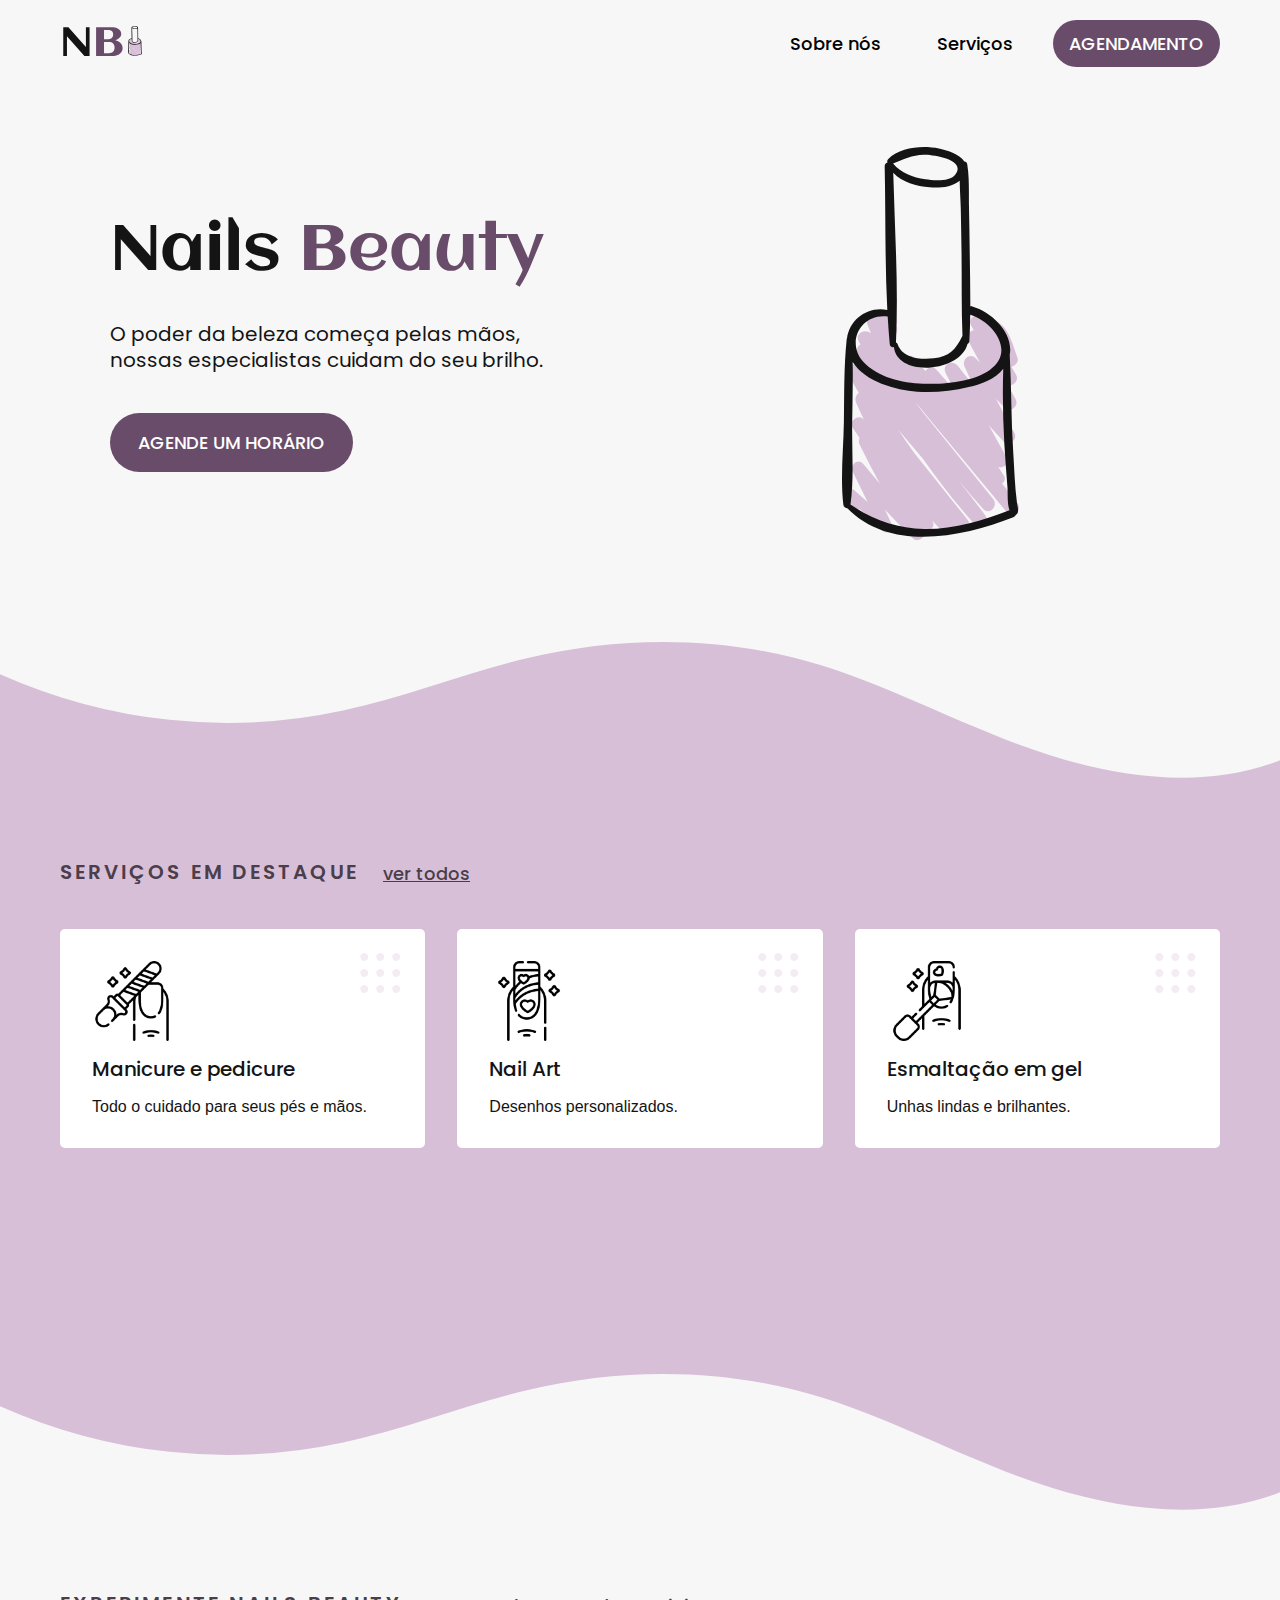
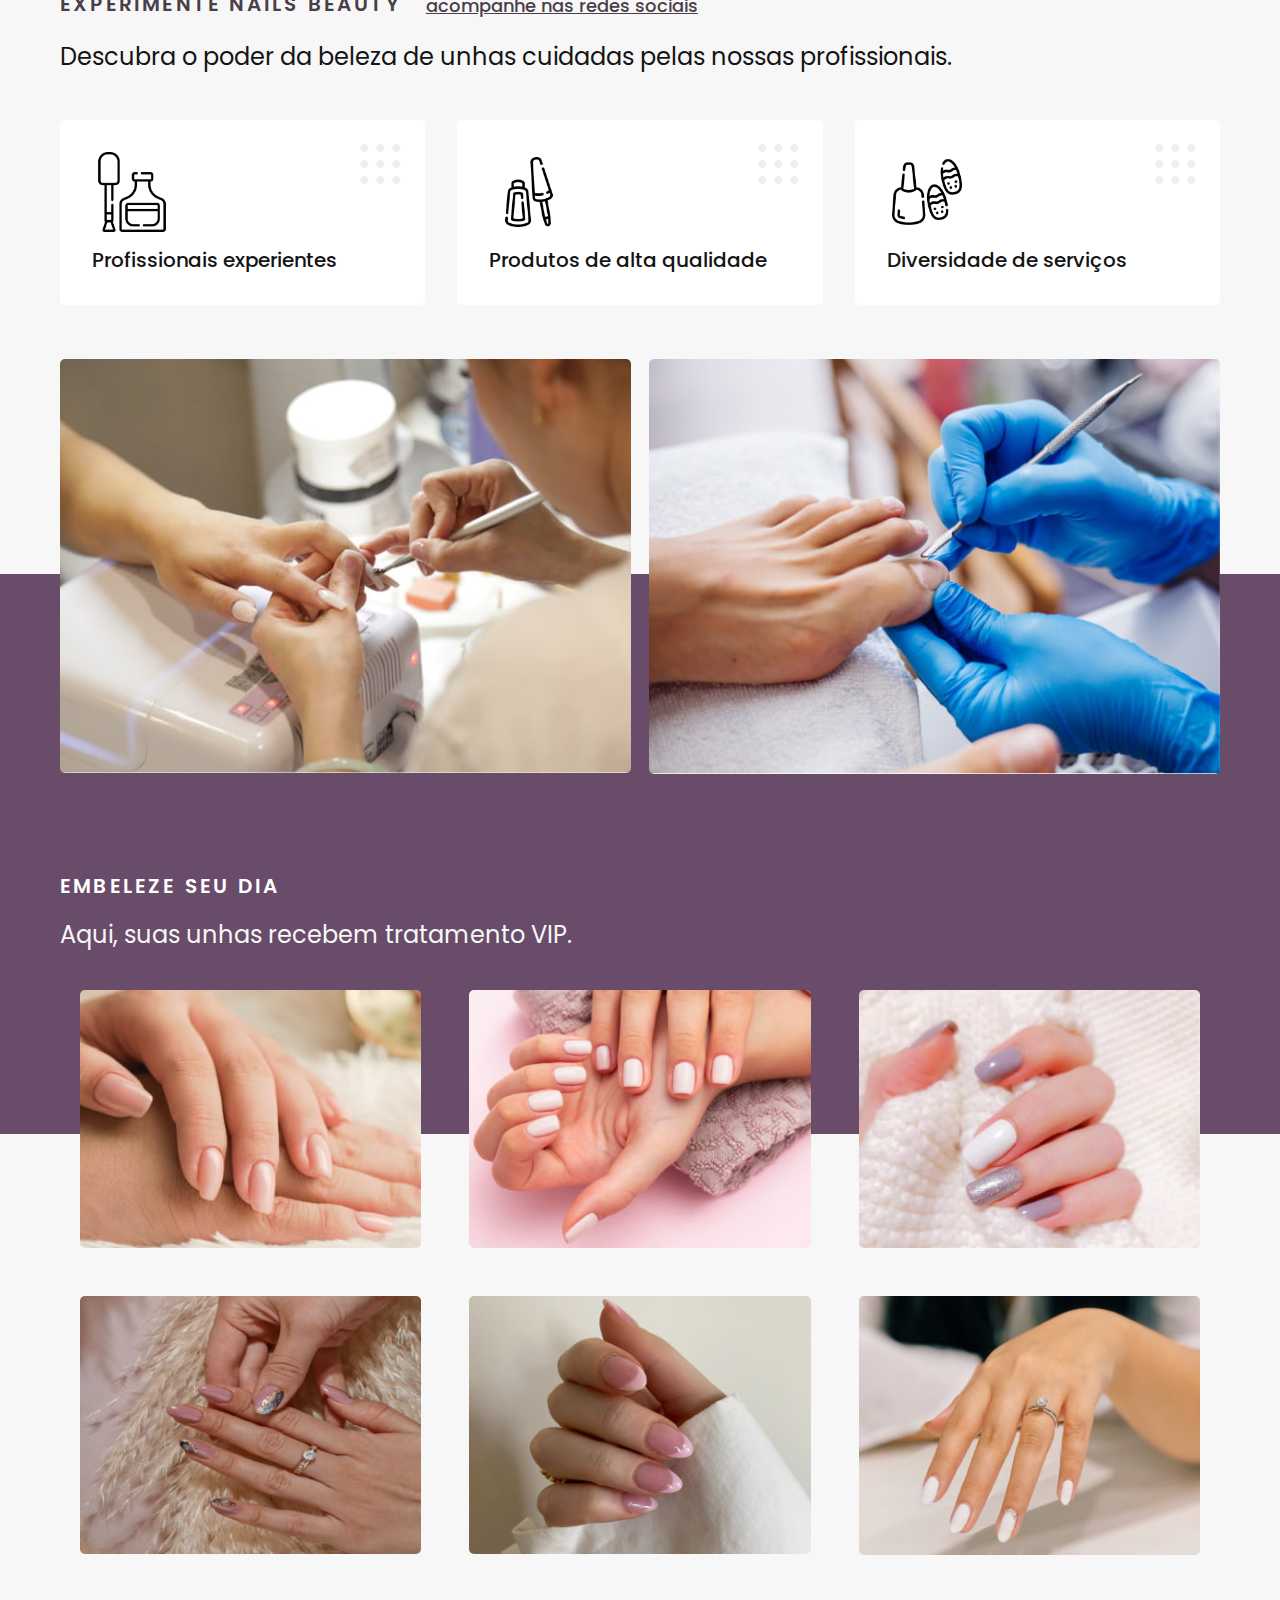
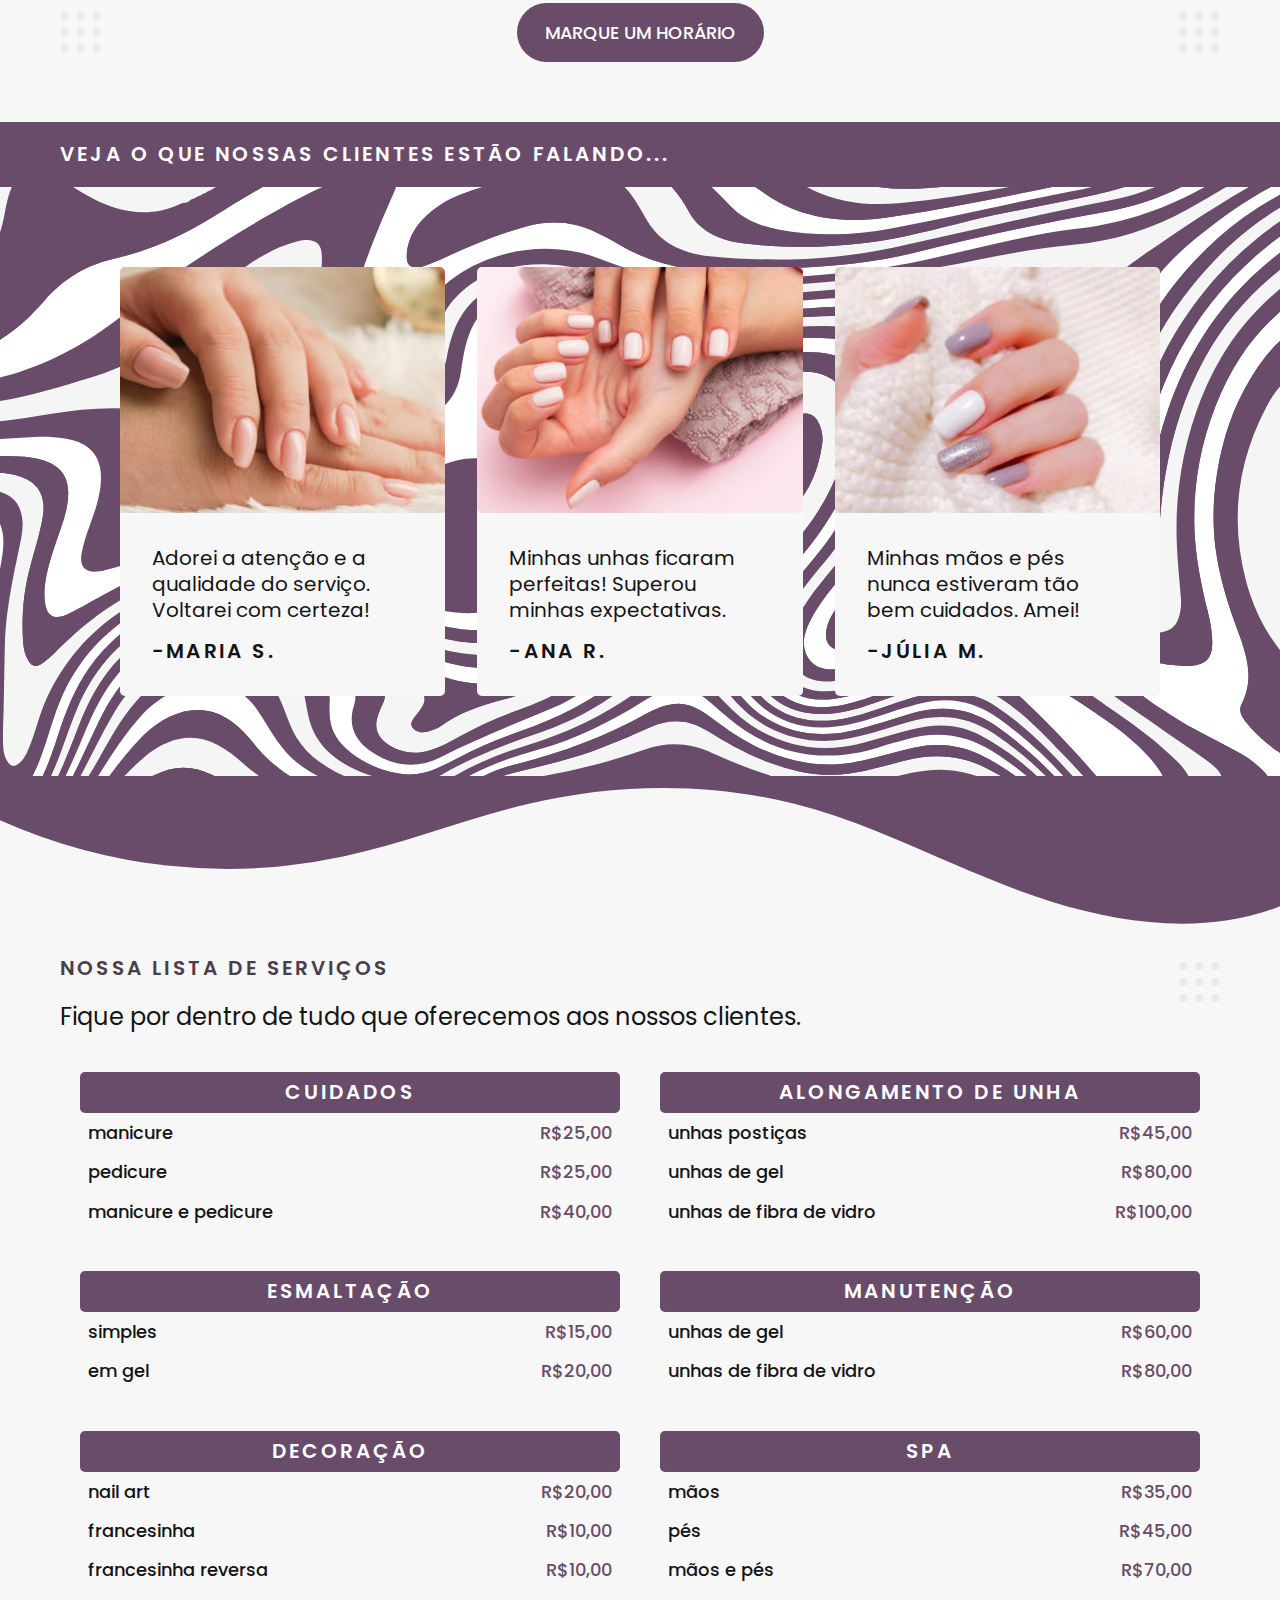
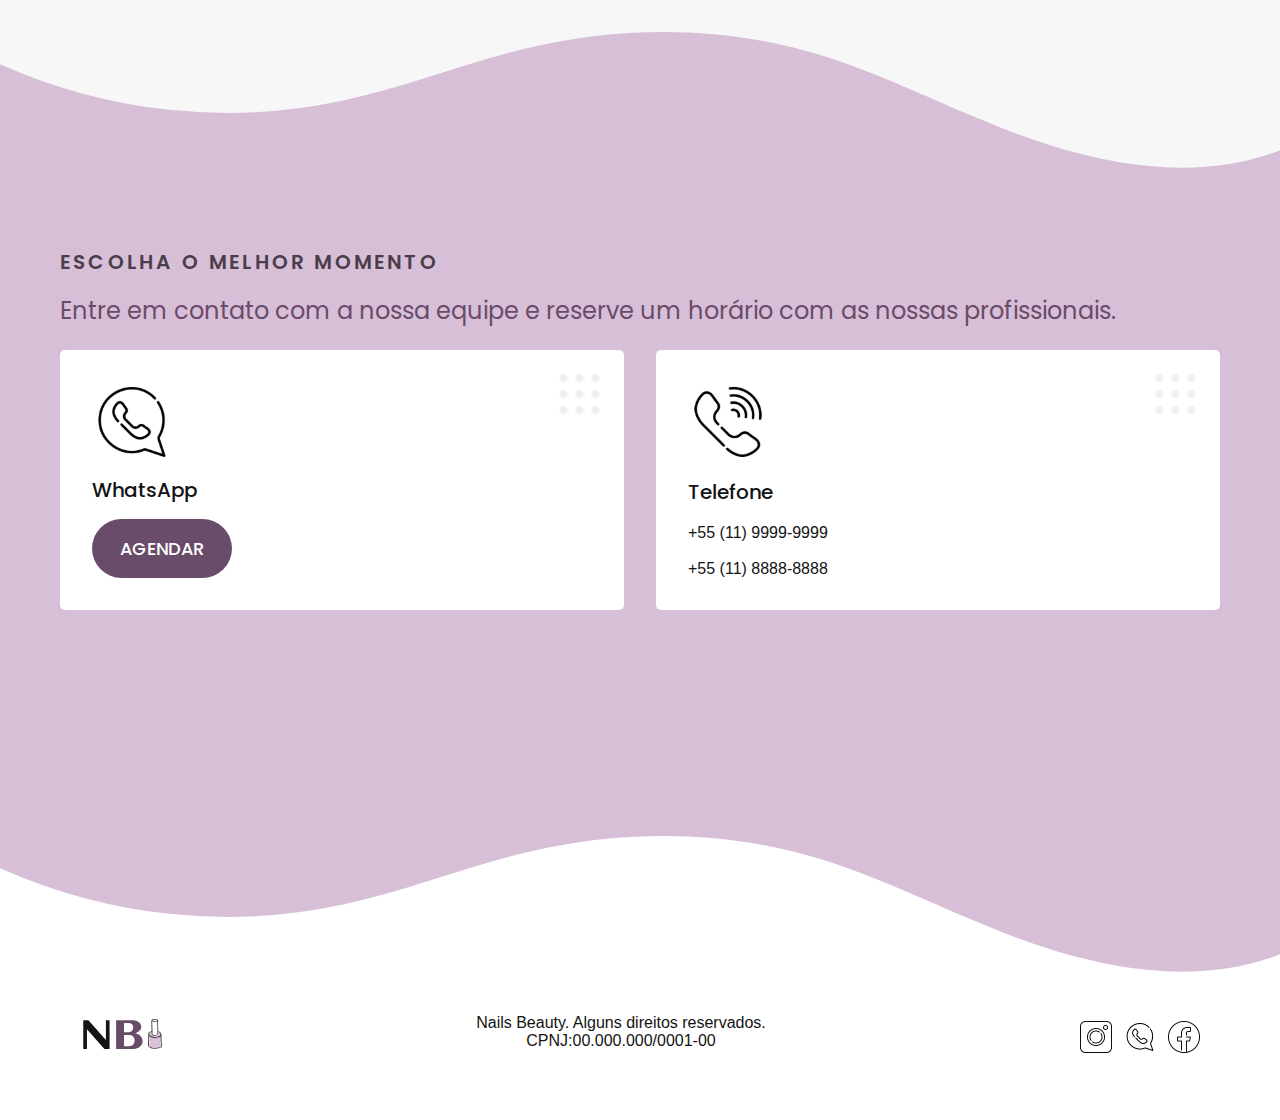
<file: index.html>
<!DOCTYPE html>
<html lang="pt-br">

<head>
    <meta charset="UTF-8">
    <meta name="viewport" content="width=device-width, initial-scale=1.0">
    <meta name="description"
        content="Serviços de Manicure e Pedicure, agende já e descubra o poder da beleza de unhas cuidadas pelas nossas profissionais, site para portfólio.">

    <meta http-equiv="Permissions-Policy" content="interest-cohort=()">

    <link rel="preload" href="./assets/css/styles.min.css" as="style">
    <link rel="stylesheet" href="./assets/css/styles.min.css">

    <link rel="shortcut icon" href="./favicon.svg" type="image/svg-xml">

    <title>Nails Beauty | Manicure e Pedicure</title>

    <link rel="preconnect" href="https://fonts.googleapis.com">
    <link rel="preconnect" href="https://fonts.gstatic.com" crossorigin>
    <link rel="preload"
        href="https://fonts.googleapis.com/css2?family=Aclonica&family=Poppins:wght@400;500;600&display=swap"
        as="style">
    <link href="https://fonts.googleapis.com/css2?family=Aclonica&family=Poppins:wght@400;500;600&display=swap"
        rel="stylesheet">

</head>

<body id="index">
    <header class="header-bg">
        <div class="header container">
            <a href="#index">
                <img src="./assets/imgs/logo.svg" alt="Logo Nails Beauty">
            </a>
            <nav aria-label="primaria">
                <ul class="header-menu font-1-s-b cor-5 ">
                    <li><a href="#sobre">Sobre nós</a></li>
                    <li><a href="#servicos">Serviços</a></li>
                    <li><a href="#agendar" class="btn">Agendamento</a></li>
                </ul>
            </nav>
        </div>

    </header>

    <main class="introducao-bg">
        <div class="introducao container">
            <div class="introducao-conteudo">
                <h1 class="titulo-principal">Nails <span class="cor-2">Beauty</span></h1>
                <p class="font-1-m-d">O poder da beleza começa pelas mãos,
                    nossas especialistas cuidam do seu brilho.</p>
                <a href="#agendar" class="btn">agende um horário</a>
            </div>
            <div class="introducao-img">
                <img src="./assets/imgs/hero/esmalte.svg" alt="Esmalte">
            </div>
        </div>
    </main>

    <article class="destaques-bg" id="destaques">
        <div class="onda-top">
            <svg data-name="Layer 1" xmlns="http://www.w3.org/2000/svg" viewBox="0 0 1200 120"
                preserveAspectRatio="none">
                <path
                    d="M321.39,56.44c58-10.79,114.16-30.13,172-41.86,82.39-16.72,168.19-17.73,250.45-.39C823.78,31,906.67,72,985.66,92.83c70.05,18.48,146.53,26.09,214.34,3V0H0V27.35A600.21,600.21,0,0,0,321.39,56.44Z"
                    class="shape-fill"></path>
            </svg>
        </div>
        <div class="destaques container">
            <div class="titulo">
                <h2 class="font-1-m">Serviços em destaque</h2>
                <a href="#servicos" class="font-1-s-c link">ver todos</a>
            </div>
            <ul class="cards">
                <li class="card">
                    <img src="./assets/imgs/destaques/manicure.png" alt="Ícone manicure">
                    <h3 class="font-1-m-c">Manicure e pedicure</h3>
                    <p class="font-1-?">Todo o cuidado para seus pés e mãos.</p>
                </li>
                <li class="card">
                    <img src="./assets/imgs/destaques/nail-art.png" alt="Ícone nail art">
                    <h3 class="font-1-m-c">Nail Art</h3>
                    <p class="font-1-?">Desenhos personalizados.</p>
                </li>
                <li class="card">
                    <img src="./assets/imgs/destaques/esmaltação.png" alt="Ícone esmaltação">
                    <h3 class="font-1-m-c">Esmaltação em gel</h3>
                    <p class="font-1-?">Unhas lindas e brilhantes.</p>
                </li>
            </ul>
        </div>
    </article>

    <article class="experimente-bg" id="sobre">
        <div class="onda-bottom">
            <svg data-name="Layer 1" xmlns="http://www.w3.org/2000/svg" viewBox="0 0 1200 120"
                preserveAspectRatio="none">
                <path
                    d="M321.39,56.44c58-10.79,114.16-30.13,172-41.86,82.39-16.72,168.19-17.73,250.45-.39C823.78,31,906.67,72,985.66,92.83c70.05,18.48,146.53,26.09,214.34,3V0H0V27.35A600.21,600.21,0,0,0,321.39,56.44Z"
                    class="shape-fill"></path>
            </svg>
        </div>
        <div class="experimente container">
            <div class="experimente-conteudo">
                <div class="titulo">
                    <h2 class="font-1-m">EXPERIMENTE NAILS BEAUTY</h2>
                    <a href="#servicos" class="font-1-s-c link">acompanhe nas redes sociais</a>
                </div>
                <p class="font-1-l">Descubra o poder da beleza de unhas cuidadas pelas nossas profissionais.</p>
            </div>
            <ul class="cards">
                <li class="card">
                    <img src="./assets/imgs/experimente/profissionais.png" alt="Ícone esmalte">
                    <h3 class="font-1-m-c">Profissionais experientes</h3>
                </li>
                <li class="card">
                    <img src="./assets/imgs/experimente/produtos.png" alt="Ícone esmalte pequeno">
                    <h3 class="font-1-m-c">Produtos de alta qualidade</h3>
                </li>
                <li class="card">
                    <img src="./assets/imgs/experimente/diversidade.png" alt="Ícone esmalte e unhas">
                    <h3 class="font-1-m-c">Diversidade de serviços</h3>
                </li>

            </ul>
        </div>
        <div class="experimente-imgs container">
            <div><img src="./assets/imgs/galeria/experimente-manicure.jpg" alt="Manicure"></div>
            <div><img src="./assets/imgs/galeria/experimente-pedicure.jpg" alt="Pedicure"></div>
        </div>
    </article>

    <section class="portfolio-bg" id="portfolio" aria-label="Nosso trabalho">
        <div class="portfolio container">
            <div class="portfolio-conteudo">
                <div class="titulo">
                    <h2 class="font-1-m cor-0">EMBELEZE SEU DIA</h2>
                </div>
                <p class="font-1-l cor-3">Aqui, suas unhas recebem tratamento VIP.</p>
            </div>
            <div class="portfolio-imgs container">
                <div><img src="./assets/imgs/galeria/foto1.jpg" alt="Unha de cliente 1"></div>
                <div><img src="./assets/imgs/galeria/foto2.jpg" alt="Unha de cliente 2"></div>
                <div><img src="./assets/imgs/galeria/foto3.jpg" alt="Unha de cliente 3"></div>
                <div><img src="./assets/imgs/galeria/foto4.jpg" alt="Unha de cliente 4"></div>
                <div><img src="./assets/imgs/galeria/foto5.jpg" alt="Unha de cliente 5"></div>
                <div><img src="./assets/imgs/galeria/foto6.jpg" alt="Unha de cliente 6"></div>
            </div>
            <a href="#agendar" class="btn">marque um horário</a>
        </div>
    </section>

    <section class="depoimentos-bg" id="depoimentos" aria-label="Avaliação de clientes">
        <div class="depoimentos container">
            <div class="titulo">
                <h2 class="font-1-m cor-0">VEJA O QUE NOSSAS CLIENTES ESTÃO FALANDO...</h2>
            </div>
        </div>
        <div class="depoimentos-galeria-bg">
            <ul class="depoimentos-galeria">
                <li class="card-img">
                    <img src="./assets/imgs/galeria/foto1.jpg" alt="Unha de cliente 1">
                    <div class="card-img-conteudo">
                        <p class="font-1-m-d">Adorei a atenção e a qualidade do serviço. Voltarei com certeza!</p>
                        <span class="font-1-m">-MARIA S.</span>
                    </div>
                </li>
                <li class="card-img">
                    <img src="./assets/imgs/galeria/foto2.jpg" alt="Unha de cliente 2">
                    <div class="card-img-conteudo">
                        <p class="font-1-m-d">Minhas unhas ficaram perfeitas! Superou minhas expectativas.</p>
                        <span class="font-1-m">-ANA R.</span>
                    </div>
                </li>
                <li class="card-img">
                    <img src="./assets/imgs/galeria/foto3.jpg" alt="Unha de cliente 3">
                    <div class="card-img-conteudo">
                        <p class="font-1-m-d">Minhas mãos e pés nunca estiveram tão bem cuidados. Amei!</p>
                        <span class="font-1-m">-JÚLIA M.</span>
                    </div>
                </li>
            </ul>
        </div>
        <div class="onda-bottom-b">
            <svg data-name="Layer 1" xmlns="http://www.w3.org/2000/svg" viewBox="0 0 1200 120"
                preserveAspectRatio="none">
                <path
                    d="M321.39,56.44c58-10.79,114.16-30.13,172-41.86,82.39-16.72,168.19-17.73,250.45-.39C823.78,31,906.67,72,985.66,92.83c70.05,18.48,146.53,26.09,214.34,3V0H0V27.35A600.21,600.21,0,0,0,321.39,56.44Z"
                    class="shape-fill"></path>
            </svg>
        </div>
    </section>

    <section class="servicos-bg" id="servicos" aria-label="Serviços e valores">
        <div class="servicos container">
            <div class="servicos-conteudo">
                <div class="titulo">
                    <h2 class="font-1-m">NOSSA LISTA DE SERVIÇOS</h2>
                </div>
                <p class="font-1-l">Fique por dentro de tudo que oferecemos aos nossos clientes.</p>
            </div>
            <div class="lista-servicos container">
                <div>
                    <h3 class="cor-0 font-1-m">CUIDADOS</h3>
                    <ul class="font-1-s-b">
                        <li>Manicure <span> R$25,00</span></li>
                        <li>Pedicure <span> R$25,00</span></li>
                        <li>Manicure e Pedicure <span> R$40,00</span></li>
                    </ul>
                </div>

                <div>
                    <h3 class="cor-0 font-1-m">ALONGAMENTO DE UNHA</h3>
                    <ul class="font-1-s-b">
                        <li>Unhas Postiças <span> R$45,00</span></li>
                        <li>Unhas de Gel <span> R$80,00</span></li>
                        <li>Unhas de Fibra de Vidro <span> R$100,00</span></li>
                    </ul>
                </div>

                <div>
                    <h3 class="cor-0 font-1-m">ESMALTAÇÃO</h3>
                    <ul class="font-1-s-b">
                        <li>Simples <span> R$15,00</span></li>
                        <li>Em Gel <span> R$20,00</span></li>
                    </ul>
                </div>

                <div>
                    <h3 class="cor-0 font-1-m">MANUTENÇÃO</h3>
                    <ul class="font-1-s-b">
                        <li>Unhas de Gel <span> R$60,00</span></li>
                        <li>Unhas de Fibra de Vidro <span> R$80,00</span></li>
                    </ul>
                </div>

                <div>
                    <h3 class="cor-0 font-1-m">DECORAÇÃO</h3>
                    <ul class="font-1-s-b">
                        <li>Nail Art <span> R$20,00</span></li>
                        <li>Francesinha <span> R$10,00</span></li>
                        <li>Francesinha Reversa <span> R$10,00</span></li>
                    </ul>
                </div>

                <div>
                    <h3 class="cor-0 font-1-m">SPA</h3>
                    <ul class="font-1-s-b">
                        <li>Mãos <span> R$35,00</span></li>
                        <li>Pés <span> R$45,00</span></li>
                        <li>Mãos e Pés <span> R$70,00</span></li>
                    </ul>
                </div>


            </div>
        </div>
    </section>

    <article class="destaques-bg" id="agendar">
        <div class="onda-top">
            <svg data-name="Layer 1" xmlns="http://www.w3.org/2000/svg" viewBox="0 0 1200 120"
                preserveAspectRatio="none">
                <path
                    d="M321.39,56.44c58-10.79,114.16-30.13,172-41.86,82.39-16.72,168.19-17.73,250.45-.39C823.78,31,906.67,72,985.66,92.83c70.05,18.48,146.53,26.09,214.34,3V0H0V27.35A600.21,600.21,0,0,0,321.39,56.44Z"
                    class="shape-fill"></path>
            </svg>
        </div>

        <div class="destaques container">
            <div class="titulo">
                <h2 class="font-1-m">ESCOLHA O MELHOR MOMENTO</h2>
            </div>
            <p class="font-1-l cor-2">Entre em contato com a nossa equipe e reserve um horário com as nossas
                profissionais.</p>
            <ul class="cards">
                <li class="card">
                    <img src="./assets/imgs/icones/whats.svg" alt="Ícone whatsapp">
                    <h3 class="font-1-m-c">WhatsApp</h3>
                    <a href="#agendar" class="btn">Agendar</a>
                </li>
                <li class="card">
                    <img src="./assets/imgs/icones/tel.svg" alt="Ícone telefone">
                    <h3 class="font-1-m-c">Telefone</h3>
                    <p class="font-1-?">+55 (11) 9999-9999</p>
                    <p class="font-1-?">+55 (11) 8888-8888</p>
                </li>
            </ul>
        </div>
    </article>

    <footer class="footer-bg">
        <div class="onda-bottom">
            <svg data-name="Layer 1" xmlns="http://www.w3.org/2000/svg" viewBox="0 0 1200 120"
                preserveAspectRatio="none">
                <path
                    d="M321.39,56.44c58-10.79,114.16-30.13,172-41.86,82.39-16.72,168.19-17.73,250.45-.39C823.78,31,906.67,72,985.66,92.83c70.05,18.48,146.53,26.09,214.34,3V0H0V27.35A600.21,600.21,0,0,0,321.39,56.44Z"
                    class="shape-fill"></path>
            </svg>
        </div>

        <div class="footer container">
            <a href="#topo">
                <img src="./assets/imgs/logo.svg" alt="Logo Nails Beauty">
            </a>

            <div aria-label="Direitos e CNPJ">
                <p>Nails Beauty. Alguns direitos reservados.</p>
                <p>CPNJ:00.000.000/0001-00</p>
            </div>

            <ul>
                <li>
                    <a href="https://www.instagram.com/brenda_a_s_dev/">
                        <img src="./assets/imgs/icones/insta.svg" width="32" height="32" alt="Logo Instagram">
                    </a>
                </li>
                <li>
                    <a href="#topo">
                        <img src="./assets/imgs/icones/whats.svg" width="32" height="32" alt="Logo WhatsApp">
                    </a>
                </li>
                <li>
                    <a href="https://www.linkedin.com/in/brenda-antunes-silva/">
                        <img src="./assets/imgs/icones/face.svg" width="32" height="32" alt="Logo Facebook">
                    </a>
                </li>
            </ul>
        </div>

    </footer>

    <a href="#index" class="btn top" id="top"><img src="./assets/imgs/icones/seta.svg" alt="Voltar ao topo"></a>

    <script type="module" type="module" src="./assets/js/main.js"></script>
</body>

</html>
</file>
<file: assets/css/styles.min.css>
*{margin:0;padding:0;text-decoration:none;list-style:none;box-sizing:border-box;scroll-behavior:smooth;transition:.2s;border:none}body{font-family:Arial,Helvetica,sans-serif;color:#141414}a{color:inherit;display:block}img{max-width:100%;height:auto;display:block}img[src$='.jpg']{border-radius:5px}body::-webkit-scrollbar{width:11px;background-color:var(--cor-1)}body::-webkit-scrollbar-thumb{background-color:var(--cor-2);border:2px solid var(--cor-1);border-radius:10px}:root{--cor-0:#FFFFFF;--cor-1:#D8BFD8;--cor-1-b:#f7edf7;--cor-2:#694C69;--cor-2-b:#4b3e4b;--cor-3:#F7F7F7;--cor-4:#141414;--cor-5:#000}.cor-0{color:var(--cor-0)}.cor-1{color:var(--cor-1)}.cor-1-b{color:var(--cor-1-b)}.cor-2{color:var(--cor-2)}.cor-2-b{color:var(--cor-2-b)}.cor-3{color:var(--cor-3)}.cor-4{color:var(--cor-4)}.cor-5{color:var(--cor-5)}.font-1-l{font:400 1.5rem/1.3 Poppins,sans-serif}.font-1-m{font:600 1.25rem/1.25 Poppins,sans-serif;letter-spacing:.16em;text-transform:uppercase}.font-1-m-b{font:600 1.25rem/1.25 Poppins,sans-serif}.font-1-m-c{font:500 1.25rem/1.25 Poppins,sans-serif}.font-1-m-c-b{font:500 1.25rem/1.25 Poppins,sans-serif;text-transform:lowercase}.font-1-m-d{font:400 1.25rem/1.3 Poppins,sans-serif}.font-1-s{font:400 1.12rem/1.3 Poppins,sans-serif}.font-1-s-b{font:500 1.12rem/1.3 Poppins,sans-serif}.font-1-s-c{font:500 1.12rem/1.3 Poppins,sans-serif;text-transform:lowercase;text-decoration:underline}@media (max-width:800px){.font-1-l{font-size:1.18rem}.font-1-m,.font-1-m-b,.font-1-m-c,.font-1-m-c-b,.font-1-m-d{font-size:1.2rem}}@media (max-width:600px){.font-1-l{font-size:1.1rem}.font-1-m,.font-1-m-b,.font-1-m-c,.font-1-m-c-b,.font-1-m-d{font-size:1.15rem}}.header-bg{background-color:var(--cor-3)}.header{display:grid;grid-template-columns:1fr 5fr;padding:20px 40px;align-items:center}.header-menu{display:flex;justify-content:flex-end;gap:24px;flex-wrap:wrap}.header-menu a{padding:12px 16px;border-radius:30px}.header-menu a:hover{transition:.3s;background-color:var(--cor-1-b)}@media (max-width:800px){.header{grid-template-columns:1fr;gap:20px}.header-menu{justify-content:flex-start}.header-menu li a{background-color:var(--cor-1-b);font-size:1rem}}@media (max-width:620px){.header{grid-template-columns:1fr;padding:20px}.header-menu{gap:16px}}.footer-bg{position:relative;padding:180px 60px 60px 60px}.footer{display:flex;flex-wrap:wrap;justify-content:space-between;gap:20px}.footer p{text-align:center}.footer ul{display:flex;align-items:center;gap:12px}.introducao-bg{position:relative;background:var(--cor-3);box-shadow:inset 0 20px var(--cor-3)}.introducao{display:grid;grid-template-columns:1fr 1fr;place-items:center;padding:60px 60px 100px 60px}.introducao-conteudo h1{font:4rem Aclonica,sans-serif;white-space:nowrap}.introducao-conteudo p{margin-top:32px;max-width:40ch}.introducao-conteudo a{margin-top:40px}@media (max-width:800px){.introducao{grid-template-columns:1fr;gap:24px;padding:60px 30px 120px 30px}.introducao-img img{display:none}}@media (max-width:600px){.introducao{grid-template-columns:1fr;gap:24px;padding:60px 20px 100px 20px}.introducao-img img{display:none}.introducao-conteudo h1{font-size:2.5rem}.introducao-conteudo p{font-size:1.1rem}.introducao-conteudo a{font-size:1rem}}.destaques-bg,.experimente-bg{position:relative;background-color:var(--cor-1)}.destaques{padding:200px 60px}.experimente{padding:200px 60px 30px 60px}@media (max-width:800px){.destaques{padding:100px 30px}.experimente{padding:100px 30px 30px 30px}.footer-bg{padding:100px 30px 30px 30px}}@media (max-width:600px){.destaques{padding:80px 20px}.experimente{padding:80px 20px 20px 20px}.footer-bg{padding:80px 20px 20px 20px}}.experimente-bg{background-color:var(--cor-3);box-shadow:inset 0 -280px var(--cor-2)}.experimente-conteudo{margin-bottom:24px}.experimente-conteudo p{margin-top:4px}.experimente-imgs{display:grid;grid-template-columns:1fr 1fr;gap:18px;padding-bottom:80px}@media (max-width:800px){.experimente-bg{box-shadow:inset 0 -200px var(--cor-2)}}@media (max-width:600px){.experimente-bg{box-shadow:inset 0 -150px var(--cor-2)}.experimente-imgs{grid-template-columns:1fr;gap:12px}.experimente-imgs div:nth-child(2){display:none}}.portfolio-bg{background-color:var(--cor-3);box-shadow:inset 0 280px var(--cor-2);padding-bottom:60px}.portfolio{position:relative}.portfolio a{margin-left:auto;margin-right:auto}.portfolio::after{content:'';width:80px;height:80px;background:url(../imgs/dec/detalhe.svg) no-repeat bottom 10px left 20px;position:absolute;bottom:0;left:0}.portfolio::before{content:'';width:80px;height:80px;background:url(../imgs/dec/detalhe.svg) no-repeat bottom 10px right 20px;position:absolute;bottom:0;right:0}.portfolio-conteudo{margin-bottom:40px}.portfolio-imgs{display:grid;grid-template-columns:1fr 1fr 1fr;gap:48px;justify-content:center;margin-bottom:48px}@media (max-width:800px){.portfolio-imgs{grid-template-columns:1fr 1fr;gap:32px}}@media (max-width:600px){.portfolio-imgs{grid-template-columns:minmax(200px,350px);gap:24px}.portfolio::after{display:none}.portfolio::before{display:none}}.depoimentos-bg{background-color:var(--cor-2)}.depoimentos-galeria-bg{background:url(../imgs/dec/textura.svg) no-repeat center/cover}.depoimentos{padding-left:60px}.depoimentos-galeria{display:flex;gap:32px;overflow-x:auto;padding:80px 120px}.card-img{flex:1;min-width:300px;display:grid;grid-template-columns:1fr}.card-img img{width:100%;border-bottom-left-radius:0;border-bottom-right-radius:0}.card-img-conteudo{background-color:var(--cor-3);border-bottom-left-radius:5px;border-bottom-right-radius:5px;padding:32px}.card-img-conteudo p{margin-bottom:16px}@media (max-width:800px){.depoimentos-galeria{padding:60px 24px;gap:24px}.depoimentos{padding-left:40px}}@media (max-width:600px){.depoimentos-galeria{padding:40px 20px;gap:20px}.depoimentos{padding-left:20px}}.servicos-bg{background:var(--cor-3);padding-bottom:40px}.servicos-conteudo{position:relative}.servicos-conteudo::before{content:'';width:80px;height:80px;background:url(../imgs/dec/detalhe.svg) no-repeat top 10px right;position:absolute;bottom:0;right:0}.lista-servicos{display:grid;grid-template-columns:1fr 1fr;gap:40px;margin-top:40px;padding:0}.lista-servicos h3{grid-row:1/-1;background-color:var(--cor-2);border-radius:5px;padding:8px;text-align:center}.lista-servicos li{padding:8px;text-transform:lowercase;display:flex;align-items:center;justify-content:space-between;gap:12px}.lista-servicos ul span{text-align:right;color:var(--cor-2);text-transform:uppercase}@media (max-width:650px){.lista-servicos{grid-template-columns:1fr;gap:20px}.servicos-conteudo::before{display:none}}.container{max-width:1200px;margin-left:auto;margin-right:auto;padding-left:20px;padding-right:20px}.btn{padding:18px 28px;border-radius:30px;background-color:var(--cor-2);text-transform:uppercase;max-width:max-content;color:var(--cor-0);font:500 1.12rem/1.3 Poppins,sans-serif}.btn.top{position:fixed;bottom:10px;right:10px;padding:8px;width:40px;visibility:hidden}.header-menu a.btn{color:var(--cor-0)}.btn:hover,.header-menu a.btn:hover{transition:.2s;background-color:var(--cor-2-b);transform:scale(1.01) translateY(-2px)}@media (max-width:800px){.btn{padding:16px 20px;font-size:1rem}.header-menu a.btn{background-color:var(--cor-2)}}.onda-top{position:absolute;top:0;left:0;width:100%;overflow:hidden;line-height:0}.onda-top svg{position:relative;display:block;width:calc(100% + 1.3px);height:150px}.onda-top .shape-fill{fill:#F7F7F7}@media (min-width:768px) and (max-width:1023px){.onda-top svg{width:calc(100% + 1.3px);height:83px}}@media (max-width:767px){.onda-top svg{width:calc(100% + 1.3px);height:30px}}.onda-bottom{position:absolute;top:0;left:0;width:100%;overflow:hidden;line-height:0}.onda-bottom svg{position:relative;display:block;width:calc(100% + 1.3px);height:150px}.onda-bottom .shape-fill{fill:var(--cor-1)}@media (min-width:768px) and (max-width:1023px){.onda-bottom svg{width:calc(100% + 1.3px);height:83px}}@media (max-width:767px){.onda-bottom svg{width:calc(100% + 1.3px);height:30px}}.onda-bottom-b{width:100%;overflow:hidden;line-height:0;background-color:var(--cor-3);padding-top:10px;box-shadow:inset 0 10px var(--cor-2)}.onda-bottom-b svg{position:relative;display:block;width:calc(100% + 1.3px);height:150px}.onda-bottom-b .shape-fill{fill:var(--cor-2)}@media (min-width:768px) and (max-width:1023px){.onda-bottom-b svg{width:calc(100% + 1.3px);height:83px}}@media (max-width:767px){.onda-bottom-b svg{width:calc(100% + 1.3px);height:30px}}@media (max-width:600px){.onda-bottom,.onda-bottom-b svg,.onda-top{display:none}}.titulo{display:flex;flex-wrap:wrap;align-items:flex-end;gap:24px;padding:20px 0;color:var(--cor-2-b)}.titulo a:hover{color:var(--cor-4);text-decoration:none;transform:scale(1.01)}.destaques .titulo,.experimente .titulo{white-space:nowrap}#agendar .titulo{white-space:break-spaces}@media (max-width:800px){.titulo{gap:12px}}@media (max-width:600px){.titulo{gap:8px}.titulo h2{font-size:1.2rem;letter-spacing:.1em}.titulo a{font-size:1rem;letter-spacing:.1em}.experimente .titulo{white-space:normal}}.cards{display:flex;flex-wrap:wrap;justify-content:center;gap:32px;padding:24px 0;width:100%}.card{background-color:var(--cor-0);display:flex;flex-direction:column;justify-content:space-between;flex:1;padding:32px;gap:16px;border-radius:5px;min-width:250px;position:relative}.card::before{content:'';width:80px;height:80px;background:url(../imgs/dec/detalhe.svg) no-repeat top 24px right 24px;position:absolute;top:0;right:0}.card img{width:80px}@media (max-width:800px){.cards{gap:24px;padding:18px}.card{padding:24px;gap:12px}}@media (max-width:620px){.cards{gap:18px;padding:0}}[id].visivel{visibility:visible}
</file>
